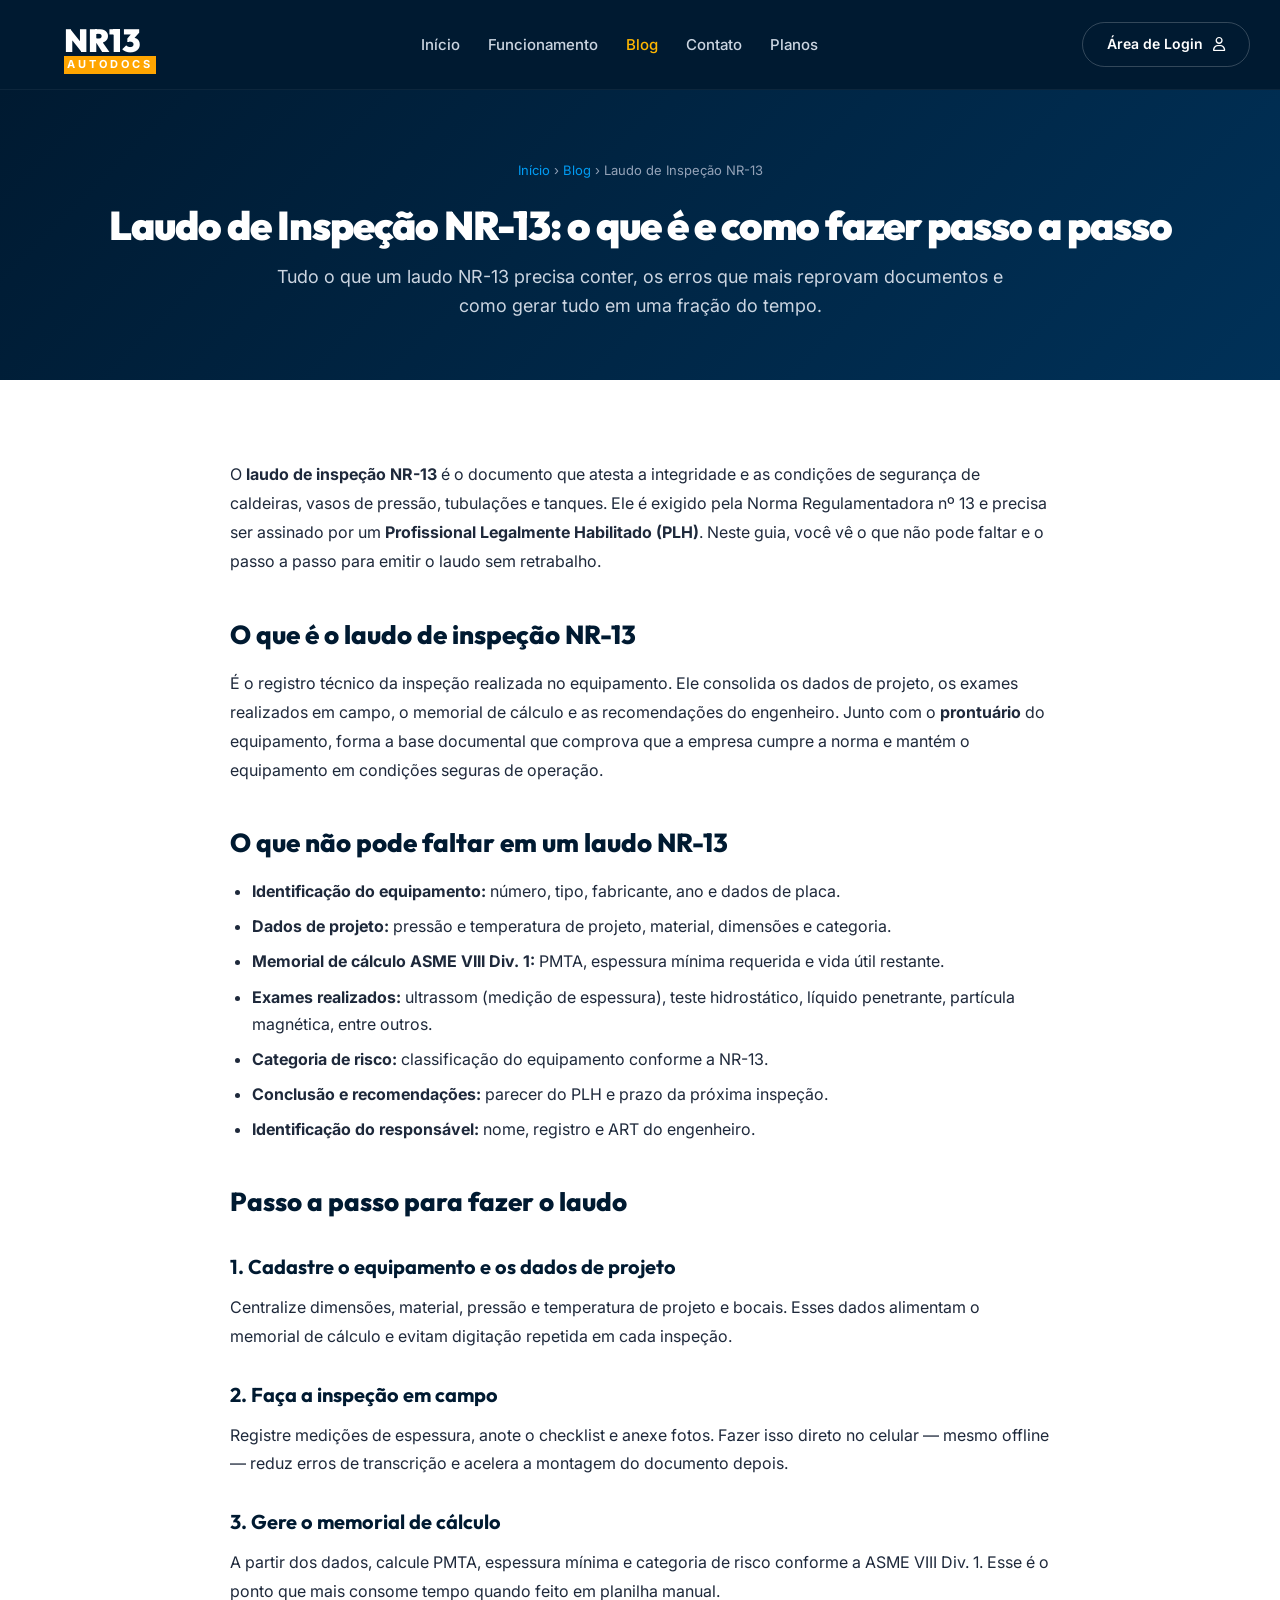
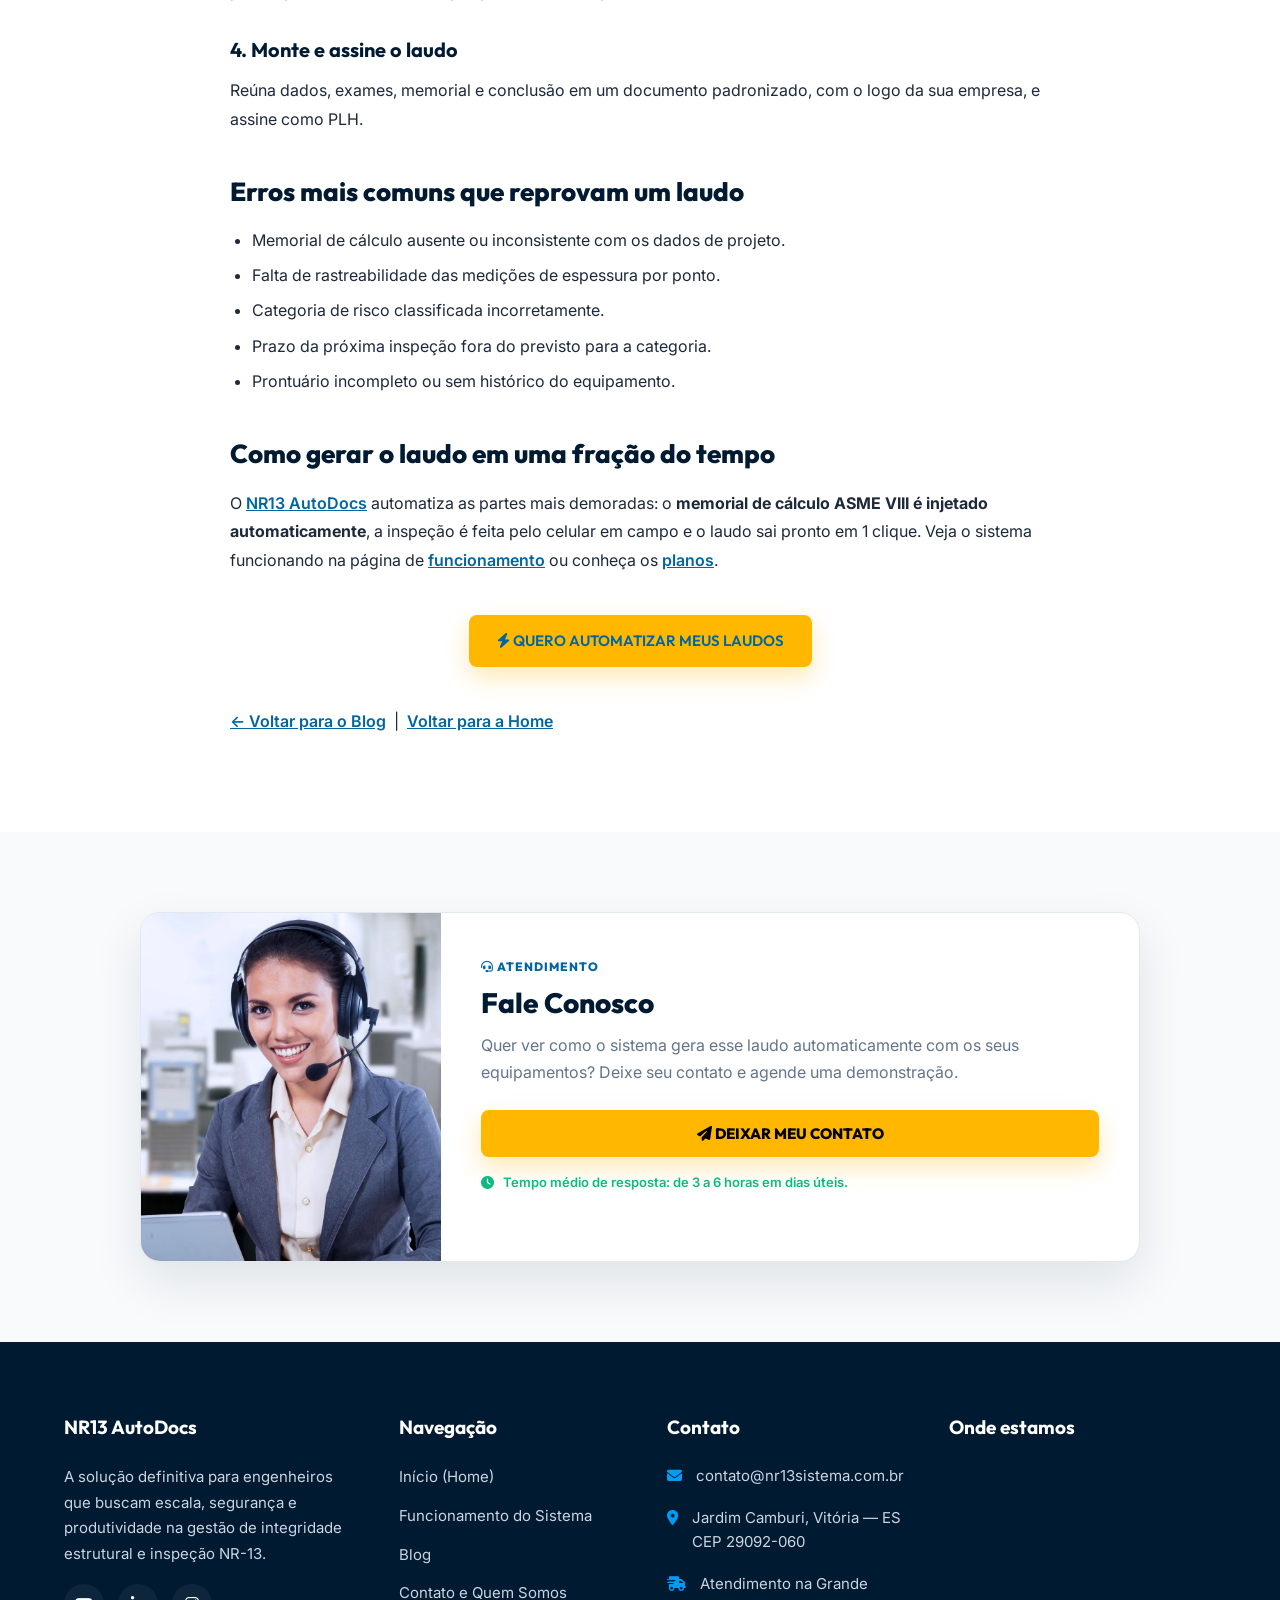
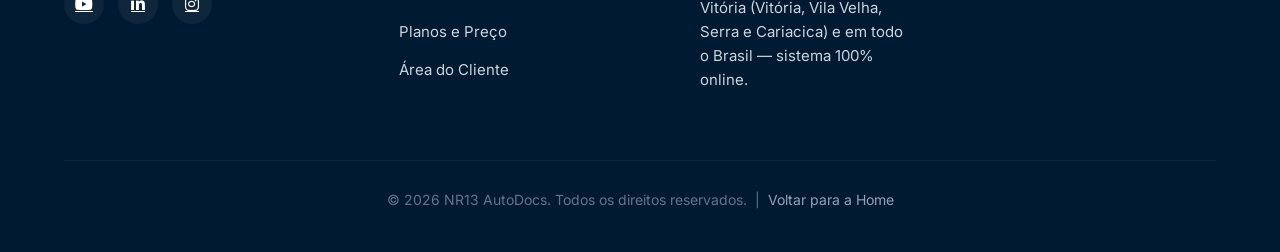
<file: blog-laudo-nr13-passo-a-passo.html>
<!DOCTYPE html>
<html lang="pt-BR">
<head>
    <meta charset="UTF-8">
    <meta name="viewport" content="width=device-width, initial-scale=1.0">
    <title>Laudo de Inspeção NR-13: O Que É e Como Fazer Passo a Passo | NR13 AutoDocs</title>
    <meta name="description" content="Guia completo do laudo de inspeção NR-13: o que é, o que não pode faltar, erros comuns e o passo a passo para gerar o documento com memorial de cálculo ASME VIII automático.">
    <meta name="keywords" content="laudo nr-13, laudo de inspeção nr13, como fazer laudo nr-13, prontuário de vaso de pressão, memorial de cálculo ASME VIII, PMTA, categoria de risco">
    <link rel="canonical" href="https://nr13sistema.com.br/blog-laudo-nr13-passo-a-passo.html">
    <meta property="og:title" content="Laudo de Inspeção NR-13: O Que É e Como Fazer Passo a Passo">
    <meta property="og:description" content="O que não pode faltar em um laudo NR-13, os erros mais comuns e como gerar o documento em uma fração do tempo.">
    <meta property="og:type" content="article">
    <link rel="preconnect" href="https://fonts.googleapis.com">
    <link rel="preconnect" href="https://fonts.gstatic.com" crossorigin>
    <link href="https://fonts.googleapis.com/css2?family=Inter:wght@300;400;500;600&family=Outfit:wght@400;600;800;900&display=swap" rel="stylesheet">
    <link rel="stylesheet" href="https://cdnjs.cloudflare.com/ajax/libs/font-awesome/6.4.0/css/all.min.css">
    <link rel="stylesheet" href="assets/site.css">
    <script type="application/ld+json">
    {
      "@context": "https://schema.org",
      "@type": "Article",
      "headline": "Laudo de Inspeção NR-13: O Que É e Como Fazer Passo a Passo",
      "author": { "@type": "Organization", "name": "NR13 AutoDocs" },
      "publisher": { "@type": "Organization", "name": "NR13 AutoDocs" },
      "datePublished": "2026-06-22",
      "dateModified": "2026-06-22",
      "mainEntityOfPage": "https://nr13sistema.com.br/blog-laudo-nr13-passo-a-passo.html",
      "description": "Guia completo do laudo de inspeção NR-13: o que é, o que não pode faltar e o passo a passo para gerar o documento."
    }
    </script>
</head>
<body>

    <header>
        <div class="header-left">
            <a class="logo" href="index.html"><div>NR13<span>AUTODOCS</span></div></a>
        </div>
        <nav class="header-nav">
            <a href="index.html">Início</a>
            <a href="funcionamento.html">Funcionamento</a>
            <a href="blog.html" class="active">Blog</a>
            <a href="contato.html">Contato</a>
            <a href="index.html#planos">Planos</a>
        </nav>
        <div class="header-right">
            <a href="https://app.nr13sistema.com.br/login" class="client-area-btn">Área de Login <i class="fa-regular fa-user"></i></a>
        </div>
    </header>


    <section class="page-hero">
        <div class="breadcrumb"><a href="index.html">Início</a> &rsaquo; <a href="blog.html">Blog</a> &rsaquo; Laudo de Inspeção NR-13</div>
        <h1>Laudo de Inspeção NR-13: o que é e como fazer passo a passo</h1>
        <p>Tudo o que um laudo NR-13 precisa conter, os erros que mais reprovam documentos e como gerar tudo em uma fração do tempo.</p>
    </section>

    <article class="page-section">
        <div class="container-narrow prose">
            <p>O <strong>laudo de inspeção NR-13</strong> é o documento que atesta a integridade e as condições de segurança de caldeiras, vasos de pressão, tubulações e tanques. Ele é exigido pela Norma Regulamentadora nº 13 e precisa ser assinado por um <strong>Profissional Legalmente Habilitado (PLH)</strong>. Neste guia, você vê o que não pode faltar e o passo a passo para emitir o laudo sem retrabalho.</p>

            <h2>O que é o laudo de inspeção NR-13</h2>
            <p>É o registro técnico da inspeção realizada no equipamento. Ele consolida os dados de projeto, os exames realizados em campo, o memorial de cálculo e as recomendações do engenheiro. Junto com o <strong>prontuário</strong> do equipamento, forma a base documental que comprova que a empresa cumpre a norma e mantém o equipamento em condições seguras de operação.</p>

            <h2>O que não pode faltar em um laudo NR-13</h2>
            <ul>
                <li><strong>Identificação do equipamento:</strong> número, tipo, fabricante, ano e dados de placa.</li>
                <li><strong>Dados de projeto:</strong> pressão e temperatura de projeto, material, dimensões e categoria.</li>
                <li><strong>Memorial de cálculo ASME VIII Div. 1:</strong> PMTA, espessura mínima requerida e vida útil restante.</li>
                <li><strong>Exames realizados:</strong> ultrassom (medição de espessura), teste hidrostático, líquido penetrante, partícula magnética, entre outros.</li>
                <li><strong>Categoria de risco:</strong> classificação do equipamento conforme a NR-13.</li>
                <li><strong>Conclusão e recomendações:</strong> parecer do PLH e prazo da próxima inspeção.</li>
                <li><strong>Identificação do responsável:</strong> nome, registro e ART do engenheiro.</li>
            </ul>

            <h2>Passo a passo para fazer o laudo</h2>
            <h3>1. Cadastre o equipamento e os dados de projeto</h3>
            <p>Centralize dimensões, material, pressão e temperatura de projeto e bocais. Esses dados alimentam o memorial de cálculo e evitam digitação repetida em cada inspeção.</p>
            <h3>2. Faça a inspeção em campo</h3>
            <p>Registre medições de espessura, anote o checklist e anexe fotos. Fazer isso direto no celular — mesmo offline — reduz erros de transcrição e acelera a montagem do documento depois.</p>
            <h3>3. Gere o memorial de cálculo</h3>
            <p>A partir dos dados, calcule PMTA, espessura mínima e categoria de risco conforme a ASME VIII Div. 1. Esse é o ponto que mais consome tempo quando feito em planilha manual.</p>
            <h3>4. Monte e assine o laudo</h3>
            <p>Reúna dados, exames, memorial e conclusão em um documento padronizado, com o logo da sua empresa, e assine como PLH.</p>

            <h2>Erros mais comuns que reprovam um laudo</h2>
            <ul>
                <li>Memorial de cálculo ausente ou inconsistente com os dados de projeto.</li>
                <li>Falta de rastreabilidade das medições de espessura por ponto.</li>
                <li>Categoria de risco classificada incorretamente.</li>
                <li>Prazo da próxima inspeção fora do previsto para a categoria.</li>
                <li>Prontuário incompleto ou sem histórico do equipamento.</li>
            </ul>

            <h2>Como gerar o laudo em uma fração do tempo</h2>
            <p>O <a href="index.html">NR13 AutoDocs</a> automatiza as partes mais demoradas: o <strong>memorial de cálculo ASME VIII é injetado automaticamente</strong>, a inspeção é feita pelo celular em campo e o laudo sai pronto em 1 clique. Veja o sistema funcionando na página de <a href="funcionamento.html">funcionamento</a> ou conheça os <a href="index.html#planos">planos</a>.</p>

            <div style="text-align:center; margin-top:40px;">
                <a href="index.html#planos" class="btn-cta"><i class="fa-solid fa-bolt"></i> Quero automatizar meus laudos</a>
            </div>

            <p style="margin-top:40px;"><a href="blog.html">&larr; Voltar para o Blog</a> &nbsp;|&nbsp; <a href="index.html">Voltar para a Home</a></p>
        </div>
    </article>

    <!-- FALE CONOSCO -->
    <section class="fale-conosco-section">
        <div class="fale-conosco-card">
            <div class="fale-conosco-img">
                <img src="atendentex.webp" alt="Atendente do NR13 AutoDocs" loading="lazy" decoding="async">
            </div>
            <div class="fale-conosco-text">
                <span class="fc-tag"><i class="fa-solid fa-headset"></i> Atendimento</span>
                <h2>Fale Conosco</h2>
                <p>Quer ver como o sistema gera esse laudo automaticamente com os seus equipamentos? Deixe seu contato e agende uma demonstração.</p>
                <button class="btn-cta" data-open-contato><i class="fa-solid fa-paper-plane"></i> Deixar meu contato</button>
                <p class="fc-resp"><i class="fa-solid fa-clock"></i> Tempo médio de resposta: de 3 a 6 horas em dias úteis.</p>
            </div>
        </div>
    </section>

    <!-- FOOTER -->
    <footer>
        <div class="footer-content">
            <div class="footer-col">
                <h4>NR13 AutoDocs</h4>
                <p>A solução definitiva para engenheiros que buscam escala, segurança e produtividade na gestão de integridade estrutural e inspeção NR-13.</p>
                <div class="social-icons">
                    <a href="https://www.youtube.com/@nr13sistema" target="_blank" rel="noopener" aria-label="YouTube — @nr13sistema"><i class="fa-brands fa-youtube"></i></a>
                    <a href="#" aria-label="LinkedIn"><i class="fa-brands fa-linkedin-in"></i></a>
                    <a href="#" aria-label="Instagram"><i class="fa-brands fa-instagram"></i></a>
                </div>
            </div>
            <div class="footer-col">
                <h4>Navegação</h4>
                <ul>
                    <li><a href="index.html">Início (Home)</a></li>
                    <li><a href="funcionamento.html">Funcionamento do Sistema</a></li>
                    <li><a href="blog.html">Blog</a></li>
                    <li><a href="contato.html">Contato e Quem Somos</a></li>
                    <li><a href="index.html#planos">Planos e Preço</a></li>
                    <li><a href="https://app.nr13sistema.com.br/login">Área do Cliente</a></li>
                </ul>
            </div>
            <div class="footer-col">
                <h4>Contato</h4>
                <div class="footer-contact"><i class="fa-solid fa-envelope"></i><div>contato@nr13sistema.com.br</div></div>
                <div class="footer-contact"><i class="fa-solid fa-location-dot"></i><div>Jardim Camburi, Vitória — ES<br>CEP 29092-060</div></div>
                <div class="footer-contact"><i class="fa-solid fa-truck-fast"></i><div>Atendimento na Grande Vitória (Vitória, Vila Velha, Serra e Cariacica) e em todo o Brasil — sistema 100% online.</div></div>
            </div>
            <div class="footer-col">
                <h4>Onde estamos</h4>
                <iframe class="footer-map" title="Localização NR13 AutoDocs — Jardim Camburi, Vitória/ES" loading="lazy" referrerpolicy="no-referrer-when-downgrade"
                    src="https://www.google.com/maps?q=Jardim%20Camburi%2C%20Vit%C3%B3ria%20-%20ES%2C%2029092-060&z=14&output=embed"></iframe>
            </div>
        </div>
        <div class="footer-bottom">
            &copy; 2026 NR13 AutoDocs. Todos os direitos reservados. &nbsp;|&nbsp;
            <a href="index.html">Voltar para a Home</a>
        </div>
    </footer>

    <!-- MODAL DE CONTATO -->
    <div class="contact-modal-overlay" id="contactModalOverlay">
        <div class="contact-modal-content">
            <button class="contact-modal-close" id="closeContactModal"><i class="fa-solid fa-xmark"></i></button>
            <h3 class="contact-modal-title">Fale Conosco</h3>
            <p class="contact-modal-text">Preencha os dados para agendar uma demonstração. Nossa equipe responde em média de 3 a 6 horas em dias úteis.</p>
            <form id="contactForm" class="contact-form">
                <input type="text" name="nome" placeholder="Nome" required>
                <input type="tel" name="whatsapp" placeholder="WhatsApp" required>
                <input type="email" name="email" placeholder="Email" required>
                <button type="submit" class="contact-form-submit" id="contactSubmitBtn">Enviar</button>
            </form>
            <div class="contact-form-success" id="contactFormSuccess" style="display:none;">
                <i class="fa-solid fa-circle-check"></i>
                <p>Mensagem enviada com sucesso! Em breve nossa equipe entrará em contato com você.</p>
            </div>
        </div>
    </div>

    <script src="assets/site.js"></script>
</body>
</html>
</file>
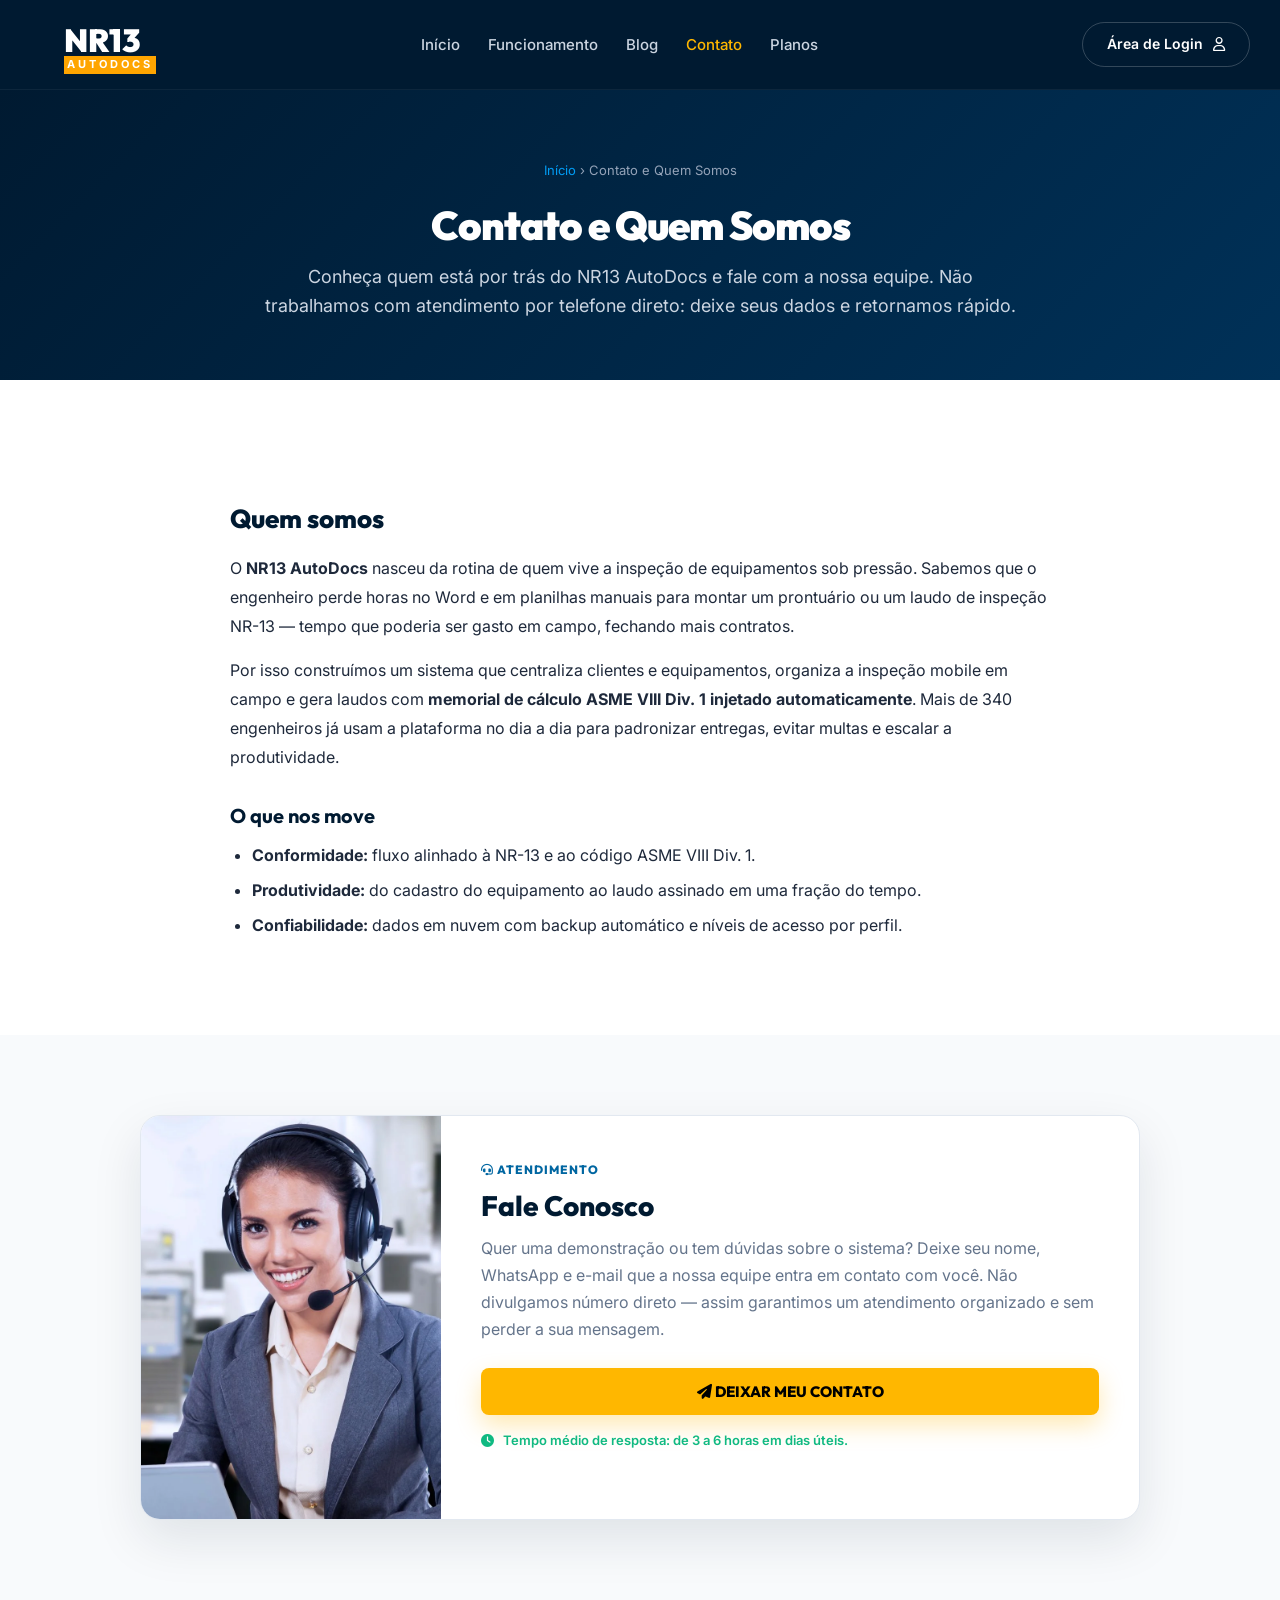
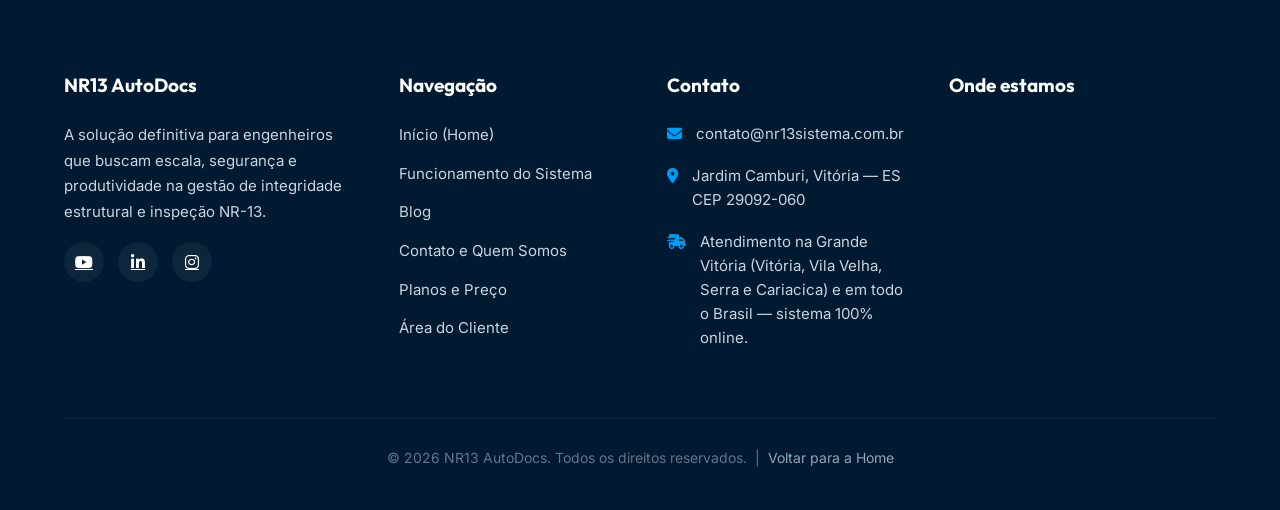
<file: contato.html>
<!DOCTYPE html>
<html lang="pt-BR">
<head>
    <meta charset="UTF-8">
    <meta name="viewport" content="width=device-width, initial-scale=1.0">
    <title>Contato e Quem Somos | NR13 AutoDocs — Software de Laudos NR-13</title>
    <meta name="description" content="Fale com a equipe do NR13 AutoDocs, o software para engenheiros gerarem laudos e prontuários de inspeção NR-13 com memorial de cálculo ASME VIII automático. Tempo médio de resposta de 3 a 6 horas.">
    <meta name="keywords" content="contato nr13 autodocs, software nr13, laudo nr-13, prontuário de inspeção, engenharia de vasos de pressão, Vitória ES">
    <link rel="canonical" href="https://nr13sistema.com.br/contato.html">
    <meta property="og:title" content="Contato e Quem Somos | NR13 AutoDocs">
    <meta property="og:description" content="Fale com a equipe do NR13 AutoDocs. Tempo médio de resposta de 3 a 6 horas.">
    <meta property="og:type" content="website">
    <link rel="preconnect" href="https://fonts.googleapis.com">
    <link rel="preconnect" href="https://fonts.gstatic.com" crossorigin>
    <link href="https://fonts.googleapis.com/css2?family=Inter:wght@300;400;500;600&family=Outfit:wght@400;600;800;900&display=swap" rel="stylesheet">
    <link rel="stylesheet" href="https://cdnjs.cloudflare.com/ajax/libs/font-awesome/6.4.0/css/all.min.css">
    <link rel="stylesheet" href="assets/site.css">
    <script type="application/ld+json">
    {
      "@context": "https://schema.org",
      "@type": "Organization",
      "name": "NR13 AutoDocs",
      "url": "https://nr13sistema.com.br/",
      "email": "contato@nr13sistema.com.br",
      "telephone": "+55-27-99253-4407",
      "description": "Software para engenheiros gerarem laudos e prontuários de inspeção NR-13 com memorial de cálculo ASME VIII Div. 1 automático.",
      "areaServed": "BR",
      "address": {
        "@type": "PostalAddress",
        "addressLocality": "Vitória",
        "addressRegion": "ES",
        "postalCode": "29092-060",
        "addressCountry": "BR"
      }
    }
    </script>
</head>
<body>

    <!-- HEADER -->
    <header>
        <div class="header-left">
            <a class="logo" href="index.html">
                <div>NR13<span>AUTODOCS</span></div>
            </a>
        </div>
        <nav class="header-nav">
            <a href="index.html">Início</a>
            <a href="funcionamento.html">Funcionamento</a>
            <a href="blog.html">Blog</a>
            <a href="contato.html" class="active">Contato</a>
            <a href="index.html#planos">Planos</a>
        </nav>
        <div class="header-right">
            <a href="https://app.nr13sistema.com.br/login" class="client-area-btn">Área de Login <i class="fa-regular fa-user"></i></a>
        </div>
    </header>


    <!-- PAGE HERO -->
    <section class="page-hero">
        <div class="breadcrumb"><a href="index.html">Início</a> &rsaquo; Contato e Quem Somos</div>
        <h1>Contato e Quem Somos</h1>
        <p>Conheça quem está por trás do NR13 AutoDocs e fale com a nossa equipe. Não trabalhamos com atendimento por telefone direto: deixe seus dados e retornamos rápido.</p>
    </section>

    <!-- QUEM SOMOS -->
    <section class="page-section">
        <div class="container-narrow prose">
            <h2>Quem somos</h2>
            <p>O <strong>NR13 AutoDocs</strong> nasceu da rotina de quem vive a inspeção de equipamentos sob pressão. Sabemos que o engenheiro perde horas no Word e em planilhas manuais para montar um prontuário ou um laudo de inspeção NR-13 — tempo que poderia ser gasto em campo, fechando mais contratos.</p>
            <p>Por isso construímos um sistema que centraliza clientes e equipamentos, organiza a inspeção mobile em campo e gera laudos com <strong>memorial de cálculo ASME VIII Div. 1 injetado automaticamente</strong>. Mais de 340 engenheiros já usam a plataforma no dia a dia para padronizar entregas, evitar multas e escalar a produtividade.</p>

            <h3>O que nos move</h3>
            <ul>
                <li><strong>Conformidade:</strong> fluxo alinhado à NR-13 e ao código ASME VIII Div. 1.</li>
                <li><strong>Produtividade:</strong> do cadastro do equipamento ao laudo assinado em uma fração do tempo.</li>
                <li><strong>Confiabilidade:</strong> dados em nuvem com backup automático e níveis de acesso por perfil.</li>
            </ul>
        </div>
    </section>

    <!-- FALE CONOSCO (retângulo com atendente) -->
    <section class="fale-conosco-section">
        <div class="fale-conosco-card">
            <div class="fale-conosco-img">
                <img src="atendentex.webp" alt="Atendente do NR13 AutoDocs pronta para responder seu contato" loading="lazy" decoding="async">
            </div>
            <div class="fale-conosco-text">
                <span class="fc-tag"><i class="fa-solid fa-headset"></i> Atendimento</span>
                <h2>Fale Conosco</h2>
                <p>Quer uma demonstração ou tem dúvidas sobre o sistema? Deixe seu nome, WhatsApp e e-mail que a nossa equipe entra em contato com você. Não divulgamos número direto — assim garantimos um atendimento organizado e sem perder a sua mensagem.</p>
                <button class="btn-cta" data-open-contato><i class="fa-solid fa-paper-plane"></i> Deixar meu contato</button>
                <p class="fc-resp"><i class="fa-solid fa-clock"></i> Tempo médio de resposta: de 3 a 6 horas em dias úteis.</p>
            </div>
        </div>
    </section>

    <!-- FOOTER -->
    <footer>
        <div class="footer-content">
            <div class="footer-col">
                <h4>NR13 AutoDocs</h4>
                <p>A solução definitiva para engenheiros que buscam escala, segurança e produtividade na gestão de integridade estrutural e inspeção NR-13.</p>
                <div class="social-icons">
                    <a href="https://www.youtube.com/@nr13sistema" target="_blank" rel="noopener" aria-label="YouTube — @nr13sistema"><i class="fa-brands fa-youtube"></i></a>
                    <a href="#" aria-label="LinkedIn"><i class="fa-brands fa-linkedin-in"></i></a>
                    <a href="#" aria-label="Instagram"><i class="fa-brands fa-instagram"></i></a>
                </div>
            </div>
            <div class="footer-col">
                <h4>Navegação</h4>
                <ul>
                    <li><a href="index.html">Início (Home)</a></li>
                    <li><a href="funcionamento.html">Funcionamento do Sistema</a></li>
                    <li><a href="blog.html">Blog</a></li>
                    <li><a href="contato.html">Contato e Quem Somos</a></li>
                    <li><a href="index.html#planos">Planos e Preço</a></li>
                    <li><a href="https://app.nr13sistema.com.br/login">Área do Cliente</a></li>
                </ul>
            </div>
            <div class="footer-col">
                <h4>Contato</h4>
                <div class="footer-contact"><i class="fa-solid fa-envelope"></i><div>contato@nr13sistema.com.br</div></div>
                <div class="footer-contact"><i class="fa-solid fa-location-dot"></i><div>Jardim Camburi, Vitória — ES<br>CEP 29092-060</div></div>
                <div class="footer-contact"><i class="fa-solid fa-truck-fast"></i><div>Atendimento na Grande Vitória (Vitória, Vila Velha, Serra e Cariacica) e em todo o Brasil — sistema 100% online.</div></div>
            </div>
            <div class="footer-col">
                <h4>Onde estamos</h4>
                <iframe class="footer-map" title="Localização NR13 AutoDocs — Jardim Camburi, Vitória/ES" loading="lazy" referrerpolicy="no-referrer-when-downgrade"
                    src="https://www.google.com/maps?q=Jardim%20Camburi%2C%20Vit%C3%B3ria%20-%20ES%2C%2029092-060&z=14&output=embed"></iframe>
            </div>
        </div>
        <div class="footer-bottom">
            &copy; 2026 NR13 AutoDocs. Todos os direitos reservados. &nbsp;|&nbsp;
            <a href="index.html">Voltar para a Home</a>
        </div>
    </footer>

    <!-- MODAL DE CONTATO -->
    <div class="contact-modal-overlay" id="contactModalOverlay">
        <div class="contact-modal-content">
            <button class="contact-modal-close" id="closeContactModal"><i class="fa-solid fa-xmark"></i></button>
            <h3 class="contact-modal-title">Fale Conosco</h3>
            <p class="contact-modal-text">Preencha os dados para agendar uma demonstração. Nossa equipe responde em média de 3 a 6 horas em dias úteis.</p>
            <form id="contactForm" class="contact-form">
                <input type="text" name="nome" placeholder="Nome" required>
                <input type="tel" name="whatsapp" placeholder="WhatsApp" required>
                <input type="email" name="email" placeholder="Email" required>
                <button type="submit" class="contact-form-submit" id="contactSubmitBtn">Enviar</button>
            </form>
            <div class="contact-form-success" id="contactFormSuccess" style="display:none;">
                <i class="fa-solid fa-circle-check"></i>
                <p>Mensagem enviada com sucesso! Em breve nossa equipe entrará em contato com você.</p>
            </div>
        </div>
    </div>

    <script src="assets/site.js"></script>
</body>
</html>
</file>
<file: assets/site.css>
/* ============================================================
   NR13 AutoDocs — Folha de estilo compartilhada (multi-página)
   Usada por: contato.html, funcionamento.html, blog.html e posts.
   O index.html mantém seu CSS inline; estes estilos espelham
   o mesmo design (header, sidebar, rodapé, Fale Conosco).
   ============================================================ */

:root {
    --primary-blue: #0066a1;
    --dark-blue: #001a31;
    --menu-blue: #225a8a;
    --light-blue: #e6f3fb;
    --text-dark: #1e293b;
    --text-gray: #64748b;
    --bg-light: #f8fafc;
    --bg-gray-card: #f1f5f9;
    --accent-color: #009cf3;
    --cta-color: #ffb700;
    --cta-hover: #f5a600;
}

* { margin: 0; padding: 0; box-sizing: border-box; }
html { scroll-behavior: smooth; }

body {
    font-family: 'Inter', sans-serif;
    color: var(--text-dark);
    background-color: #ffffff;
    overflow-x: hidden;
    line-height: 1.6;
}

h1, h2, h3, h4, .logo { font-family: 'Outfit', sans-serif; }
a { color: inherit; }

/* --- HEADER --- */
header {
    background-color: var(--dark-blue);
    color: #ffffff;
    display: flex;
    justify-content: space-between;
    align-items: center;
    height: 90px;
    position: sticky;
    top: 0;
    z-index: 1000;
    border-bottom: 1px solid rgba(255,255,255,0.05);
}
.header-left { display: flex; align-items: center; height: 100%; padding-left: 5%; }
.logo { display: flex; align-items: center; gap: 10px; font-size: 32px; font-weight: 900; color: #fff; letter-spacing: -0.5px; text-decoration: none; }
.logo span {
    font-family: 'Inter', sans-serif; font-size: 11px; font-weight: 700; display: block;
    margin-top: -10px; letter-spacing: 3px; background-color: orange; color: #fff; padding: 0 3px;
}
.header-nav { display: flex; align-items: center; gap: 28px; }
.header-nav a { color: #cbd5e1; text-decoration: none; font-size: 15px; font-weight: 500; transition: color .3s; }
.header-nav a:hover, .header-nav a.active { color: var(--cta-color); }
.header-right { display: flex; align-items: center; height: 100%; }
.client-area-btn {
    display: flex; align-items: center; gap: 10px;
    border: 1px solid rgba(255,255,255,0.2); border-radius: 30px; padding: 10px 24px;
    color: #fff; text-decoration: none; font-size: 14px; font-weight: 600; margin-right: 30px;
    transition: all .3s ease;
}
.client-area-btn:hover { background-color: rgba(255,255,255,0.1); border-color: #fff; }


/* --- PAGE HERO (cabeçalho interno das páginas) --- */
.page-hero {
    background: linear-gradient(135deg, var(--dark-blue) 0%, #003158 100%);
    color: #fff; padding: 70px 5% 60px; text-align: center;
}
.page-hero h1 { font-size: 40px; font-weight: 900; letter-spacing: -1px; margin-bottom: 16px; line-height: 1.1; }
.page-hero p { font-size: 18px; color: #cbd5e1; max-width: 760px; margin: 0 auto; }
.breadcrumb { font-size: 13px; color: #94a3b8; margin-bottom: 22px; }
.breadcrumb a { color: var(--accent-color); text-decoration: none; }
.breadcrumb a:hover { text-decoration: underline; }

/* --- CONTAINER & SEÇÕES --- */
.page-section { padding: 80px 5%; }
.page-section.alt { background-color: var(--bg-light); }
.container { max-width: 1100px; margin: 0 auto; }
.container-narrow { max-width: 820px; margin: 0 auto; }
.section-title { text-align: center; font-size: 30px; color: #000; margin-bottom: 12px; font-weight: 700; letter-spacing: -1px; }
.section-subtitle { text-align: center; color: #94a3b8; margin-bottom: 50px; font-size: 18px; max-width: 800px; margin-left: auto; margin-right: auto; }

.prose h2 { font-size: 26px; color: var(--dark-blue); margin: 38px 0 14px; font-weight: 800; }
.prose h3 { font-size: 20px; color: var(--dark-blue); margin: 28px 0 10px; font-weight: 700; }
.prose p { font-size: 16px; color: var(--text-dark); margin-bottom: 16px; line-height: 1.8; }
.prose ul { margin: 0 0 16px 22px; }
.prose li { margin-bottom: 8px; line-height: 1.7; }
.prose a { color: var(--primary-blue); font-weight: 600; }

/* --- BOTÕES --- */
.btn-cta {
    display: inline-block; background-color: var(--cta-color); color: #000;
    font-family: 'Outfit', sans-serif; font-size: 15px; font-weight: 800; text-decoration: none;
    padding: 14px 28px; border-radius: 8px; text-transform: uppercase; cursor: pointer; border: none;
    box-shadow: 0 10px 25px rgba(255,183,0,0.3); transition: all .3s ease;
}
.btn-cta:hover { background-color: var(--cta-hover); transform: translateY(-3px); }
.btn-outline {
    display: inline-block; border: 2px solid var(--primary-blue); color: var(--primary-blue);
    background: #fff; font-family: 'Outfit', sans-serif; font-weight: 700; text-decoration: none;
    padding: 12px 26px; border-radius: 8px; transition: all .3s ease;
}
.btn-outline:hover { background: var(--primary-blue); color: #fff; }

/* --- FALE CONOSCO (retângulo com atendente) --- */
.fale-conosco-section { padding: 80px 5%; background-color: var(--bg-light); }
.fale-conosco-card {
    max-width: 1000px; margin: 0 auto; background: #fff; border: 1px solid #e2e8f0;
    border-radius: 20px; box-shadow: 0 20px 50px rgba(0,26,49,0.10); overflow: hidden;
    display: grid; grid-template-columns: 300px 1fr; align-items: stretch;
}
.fale-conosco-img {
    background: #eef2f7;
    display: flex; align-items: stretch; justify-content: center; position: relative; min-height: 320px;
}
.fale-conosco-img img { width: 100%; height: 100%; object-fit: cover; object-position: center; display: block; }
.fale-conosco-text { padding: 44px 40px; display: flex; flex-direction: column; justify-content: center; }
.fale-conosco-text .fc-tag {
    font-family: 'Outfit', sans-serif; font-size: 12px; font-weight: 800; letter-spacing: 1px;
    text-transform: uppercase; color: var(--primary-blue); margin-bottom: 10px;
}
.fale-conosco-text h2 { font-size: 28px; color: var(--dark-blue); font-weight: 800; margin-bottom: 12px; line-height: 1.2; }
.fale-conosco-text p { font-size: 16px; color: var(--text-gray); margin-bottom: 24px; line-height: 1.7; }
.fale-conosco-text .fc-resp { font-size: 13px; color: #10b981; font-weight: 600; margin-top: 14px; }
.fale-conosco-text .fc-resp i { margin-right: 6px; }
@media (max-width: 760px) {
    .fale-conosco-card { grid-template-columns: 1fr; }
    .fale-conosco-img { padding-top: 24px; }
    .fale-conosco-img img { max-width: 220px; }
    .fale-conosco-text { padding: 32px 26px; text-align: center; }
}

/* --- FOOTER PROFISSIONAL + MAPA --- */
footer { background-color: var(--dark-blue); color: #fff; padding: 70px 5% 40px; }
.footer-content { max-width: 1400px; margin: 0 auto 50px; display: grid; grid-template-columns: 1.3fr 1fr 1fr 1.2fr; gap: 45px; }
.footer-col h4 { font-size: 19px; margin-bottom: 22px; font-weight: 700; color: #fff; }
.footer-col p { color: #cbd5e1; font-size: 15px; line-height: 1.7; }
.footer-col ul { list-style: none; }
.footer-col ul li { margin-bottom: 13px; }
.footer-col ul li a { color: #cbd5e1; text-decoration: none; font-size: 15px; transition: color .3s; }
.footer-col ul li a:hover { color: var(--cta-color); }
.footer-contact { display: flex; align-items: flex-start; gap: 14px; margin-bottom: 18px; color: #cbd5e1; font-size: 15px; }
.footer-contact i { color: var(--accent-color); margin-top: 4px; }
.footer-map { width: 100%; height: 170px; border: 0; border-radius: 12px; margin-top: 6px; filter: grayscale(0.15); }
.social-icons { display: flex; gap: 14px; margin-top: 18px; }
.social-icons a { display: flex; align-items: center; justify-content: center; width: 40px; height: 40px; background: rgba(255,255,255,0.05); border-radius: 50%; color: #fff; transition: all .3s; }
.social-icons a:hover { background: var(--cta-color); color: #000; }
.footer-bottom { text-align: center; color: #64748b; font-size: 14px; border-top: 1px solid rgba(255,255,255,0.06); padding-top: 28px; }
.footer-bottom a { color: #94a3b8; text-decoration: none; }
.footer-bottom a:hover { color: var(--cta-color); }
@media (max-width: 992px) { .footer-content { grid-template-columns: 1fr 1fr; } }
@media (max-width: 600px) { .footer-content { grid-template-columns: 1fr; } }

/* --- MODAL DE CONTATO (Fale Conosco) --- */
.contact-modal-overlay {
    position: fixed; inset: 0; background-color: rgba(0,26,49,0.95); z-index: 9999;
    display: none; align-items: center; justify-content: center; opacity: 0; transition: opacity .3s ease; padding: 20px;
}
.contact-modal-overlay.active { opacity: 1; }
.contact-modal-content {
    position: relative; width: 100%; max-width: 420px; background: #fff; border-radius: 16px;
    padding: 40px 30px; box-shadow: 0 25px 50px rgba(0,0,0,0.5); transform: scale(.9); transition: transform .3s ease; text-align: center;
}
.contact-modal-overlay.active .contact-modal-content { transform: scale(1); }
.contact-modal-title { font-family: 'Outfit', sans-serif; font-size: 24px; color: var(--dark-blue); margin-bottom: 10px; font-weight: 800; }
.contact-modal-text { font-size: 14px; color: var(--text-gray); margin-bottom: 22px; line-height: 1.6; }
.contact-form { display: flex; flex-direction: column; gap: 14px; text-align: left; }
.contact-form input { font-size: 15px; padding: 14px 16px; border: 1px solid #e2e8f0; border-radius: 6px; color: var(--text-dark); outline: none; width: 100%; transition: border-color .3s; }
.contact-form input:focus { border-color: var(--primary-blue); }
.contact-form-submit { width: 100%; background-color: var(--cta-color); color: #000; padding: 14px; border: none; border-radius: 6px; font-family: 'Outfit', sans-serif; font-size: 16px; font-weight: 800; text-transform: uppercase; cursor: pointer; transition: all .3s ease; }
.contact-form-submit:hover { background-color: var(--cta-hover); transform: translateY(-2px); }
.contact-form-submit:disabled { opacity: .6; cursor: not-allowed; transform: none; }
.contact-form-success { padding: 10px 0; }
.contact-form-success i { font-size: 40px; color: #10b981; margin-bottom: 15px; display: block; }
.contact-form-success p { font-size: 15px; color: var(--text-dark); line-height: 1.6; }
.contact-modal-close {
    position: absolute; top: -15px; right: -15px; background-color: var(--cta-color); color: #000;
    border: none; width: 40px; height: 40px; border-radius: 50%; font-size: 20px; cursor: pointer; z-index: 10;
    display: flex; align-items: center; justify-content: center; box-shadow: 0 5px 15px rgba(0,0,0,0.3); transition: transform .2s ease;
}
.contact-modal-close:hover { transform: scale(1.1); }

@media (max-width: 768px) {
    .header-nav { display: none; }
    .client-area-btn { display: none; }
    .page-hero h1 { font-size: 28px; }
    .page-hero p { font-size: 15px; }
}
</file>
